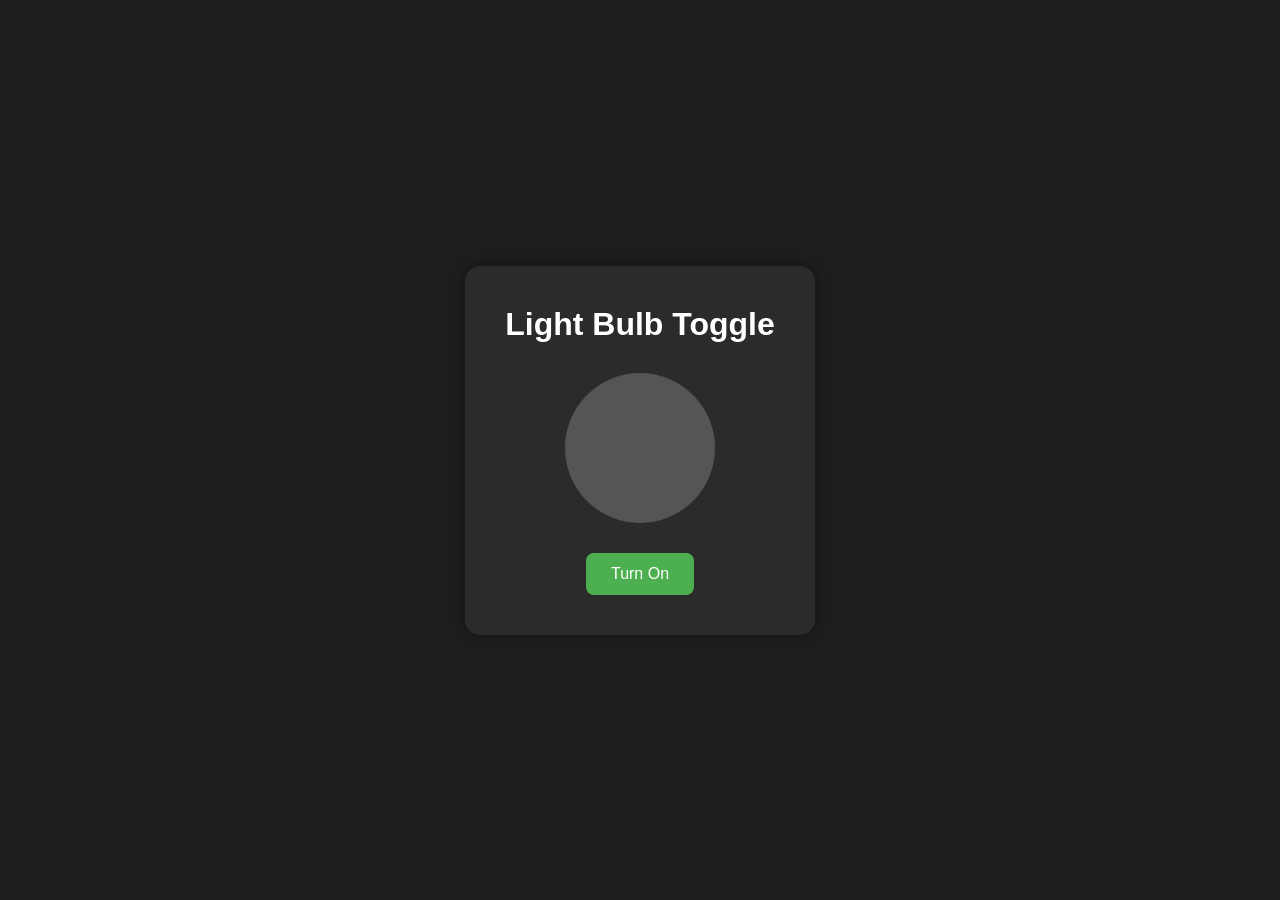
<file: Pro-9-lightBulbToggle/index.html>
<!DOCTYPE html>
<html lang="en">
<head>
    <meta charset="UTF-8">
    <meta name="viewport" content="width=device-width, initial-scale=1.0">
    <title>Light Bulb Toggle</title>
    <link rel="stylesheet" href="style.css">
</head>
<body>

    <div class="container">
        <h1>Light Bulb Toggle</h1>

        <div class="bulb-container">
            <div id="bulb" class="bulb off"></div>
        </div>

        <button id="toggleBtn" class="toggle-btn">
            Turn On
        </button>
    </div>

    <script src="script.js"></script>
</body>
</html>
</file>
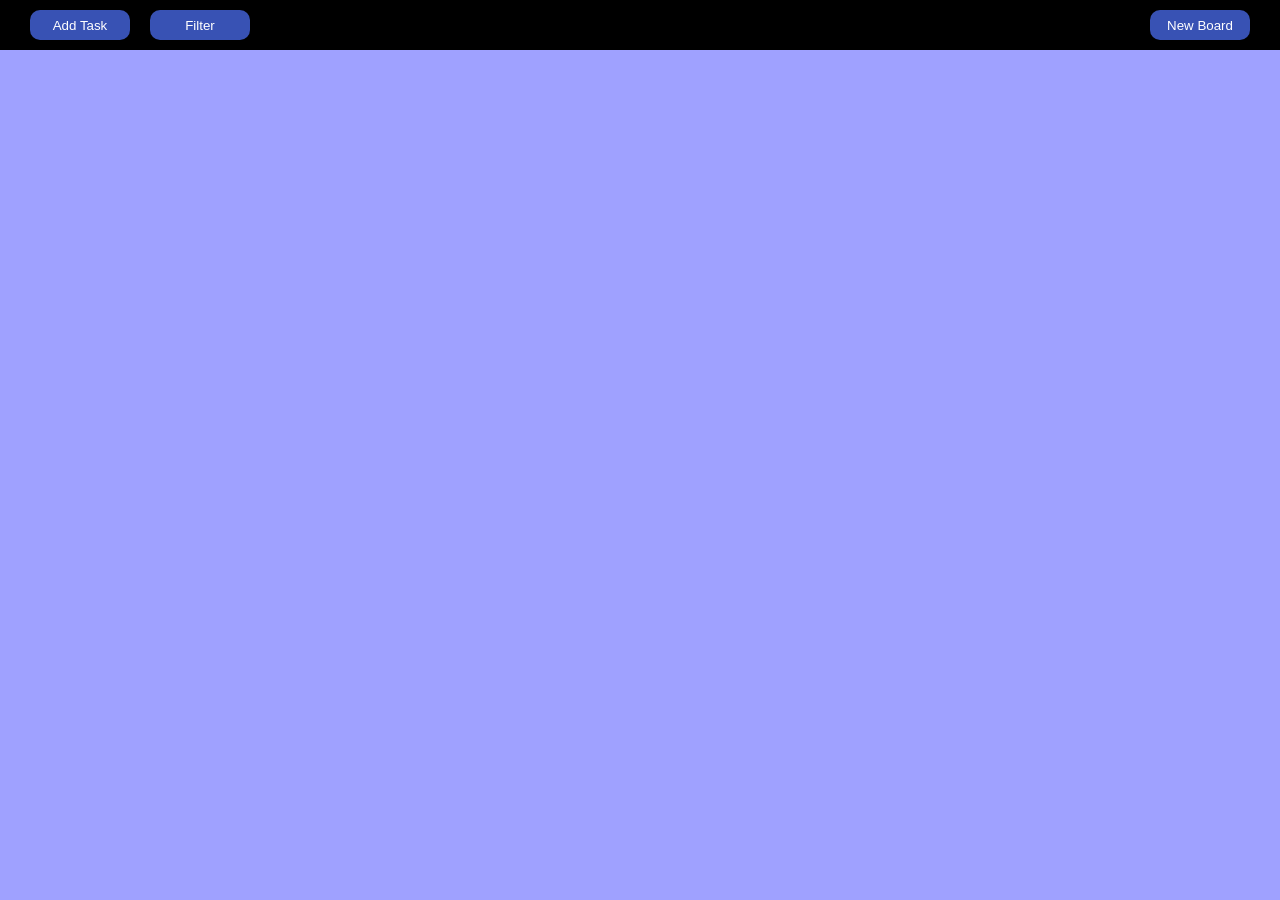
<file: Pro02-kanbanBoard/index.html>
<!DOCTYPE html>
<html lang="en">
<head>
  <meta charset="UTF-8">
  <meta name="viewport" content="width=device-width, initial-scale=1.0">
  <meta http-equiv="X-UA-Compatible" content="ie=edge">
  <link rel="stylesheet" href="style.css">
  <title>KanBan Board</title>
</head>
<body>

  <div class="main">
    <div class="buttons-container">
      <div class="task-buttons">
        <button id="add-task" class=" common-btn">Add Task</button>
        <button id="filter-task" class=" common-btn filter">Filter</button>
      </div>
      <button id="add-boards" class=" common-btn">New Board</button>

    </div>
    <div class="boards-container">
      <!-- <div class="boards">
        <h2>ToDo</h2>
        <div draggable="true" class="board-content">
          <h3>Learn React</h3>
          <p>Very Important</p>
        </div>
      </div>
    <div class="boards">Progress</div>
    <div class="boards">Done</div> -->

    </div>
  </div>
  
  <script src="script.js"></script>
</body>
</html>
</file>
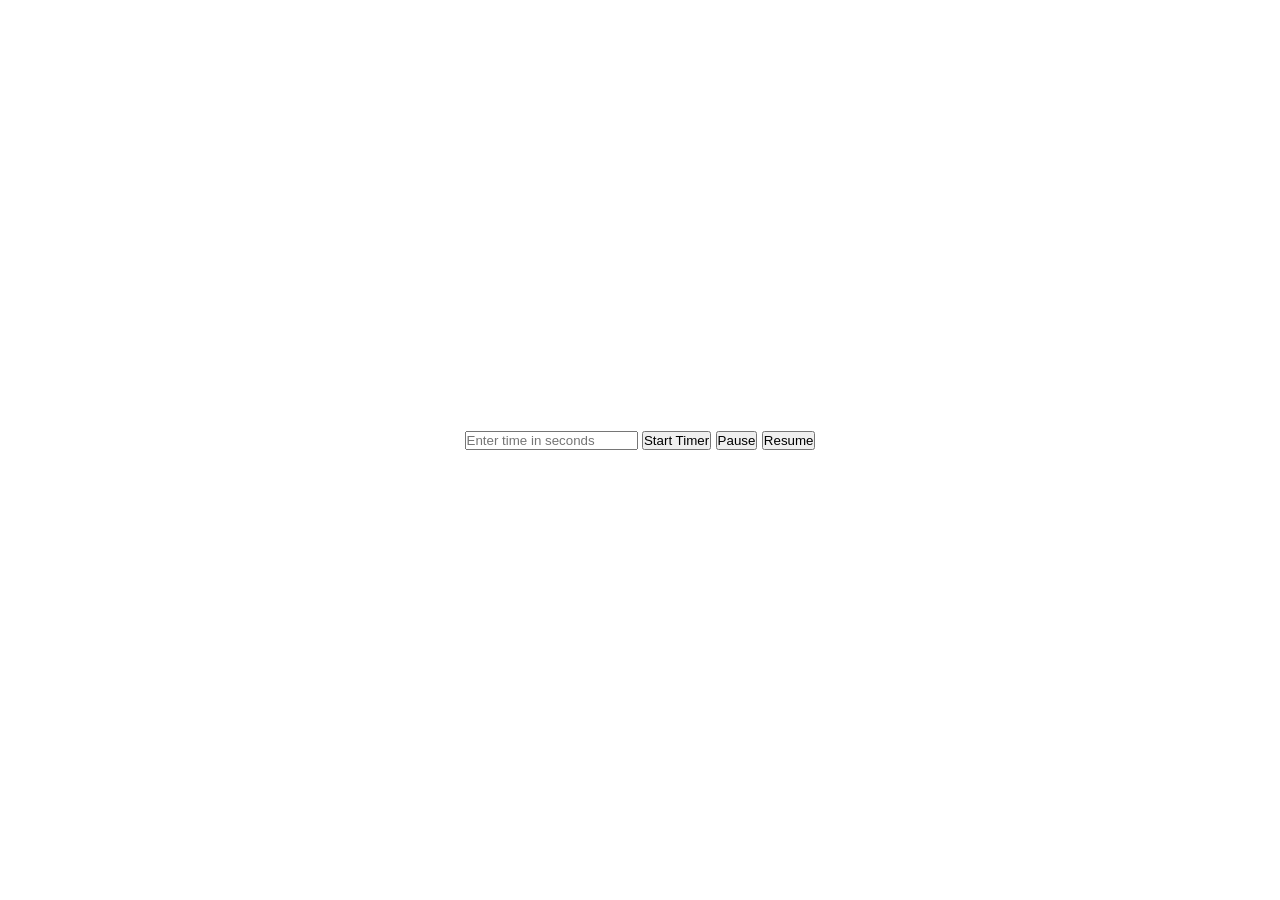
<file: Pro03-timer/index.html>
<!DOCTYPE html>
<html lang="en">
<head>
    <meta charset="UTF-8">
    <meta name="viewport" content="width=device-width, initial-scale=1.0">
    <link rel="stylesheet" href="style.css">
    <title>Timer</title>
</head>
<body>
    <div class="main">
       <div class="timer-field">
         <input type="text" placeholder="Enter time in seconds"  id="input" class="input-field">
        <button id="start-btn" class="timer-btn">Start Timer</button>
        <button id="pause" class="timer-btn">Pause</button>
        <button id="resume" class="timer-btn">Resume</button>
       </div>
        <p id="display-field"></p>
    </div>

    <script src="script.js"></script>
</body>
</html>
</file>
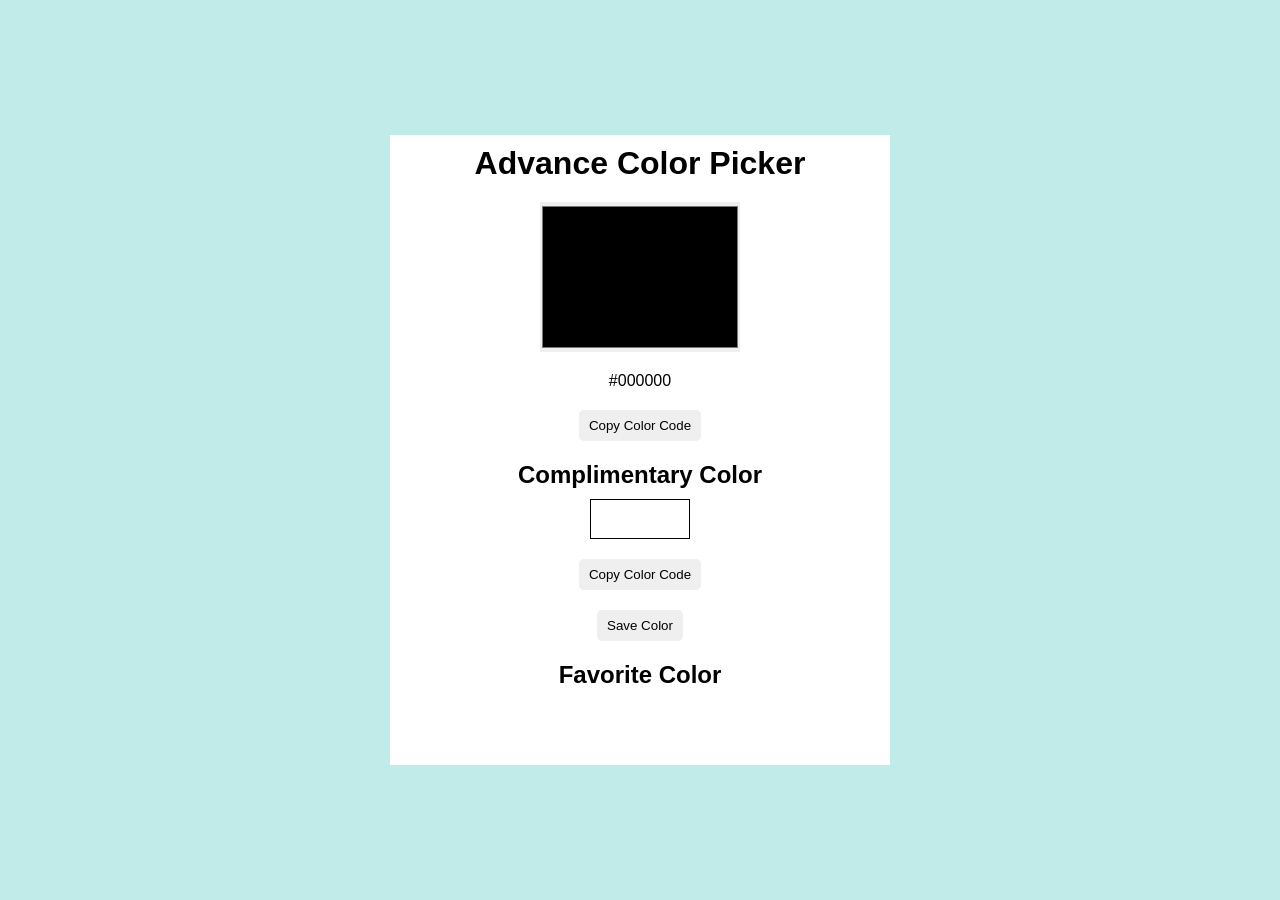
<file: Pro04-ColorSelector/index.html>
<!DOCTYPE html>
<html lang="en">
<head>
    <meta charset="UTF-8">
    <meta name="viewport" content="width=device-width, initial-scale=1.0">
    <link rel="stylesheet" href="style.css">
    <title>Color Picker</title>
</head>
<body>
    <div class="main">
        <div class="colorContainer">
            <h1>Advance Color Picker</h1>

            <input type="color" id="colorInput" >
            <p id="colorCode">#000000</p>
            <button class="button" id="copyBtn">Copy Color Code</button>

            <div id="complimentaryColors">
                <h2>Complimentary Color</h2>
                <div class="compColor"></div>
                <div id="complimentaryContainer"></div>
                <button  class="button" id="copyComplimentaryColor">Copy Color Code</button>
            </div>

            <button class="button" id="saveColorBtn">Save Color</button>

            <div class="favorites">
                <h2>Favorite Color</h2>
                <div id="favoritesContainer"></div>
            </div>



        </div>

    </div>

    <script src="script.js"></script>
</body>
</html>
</file>
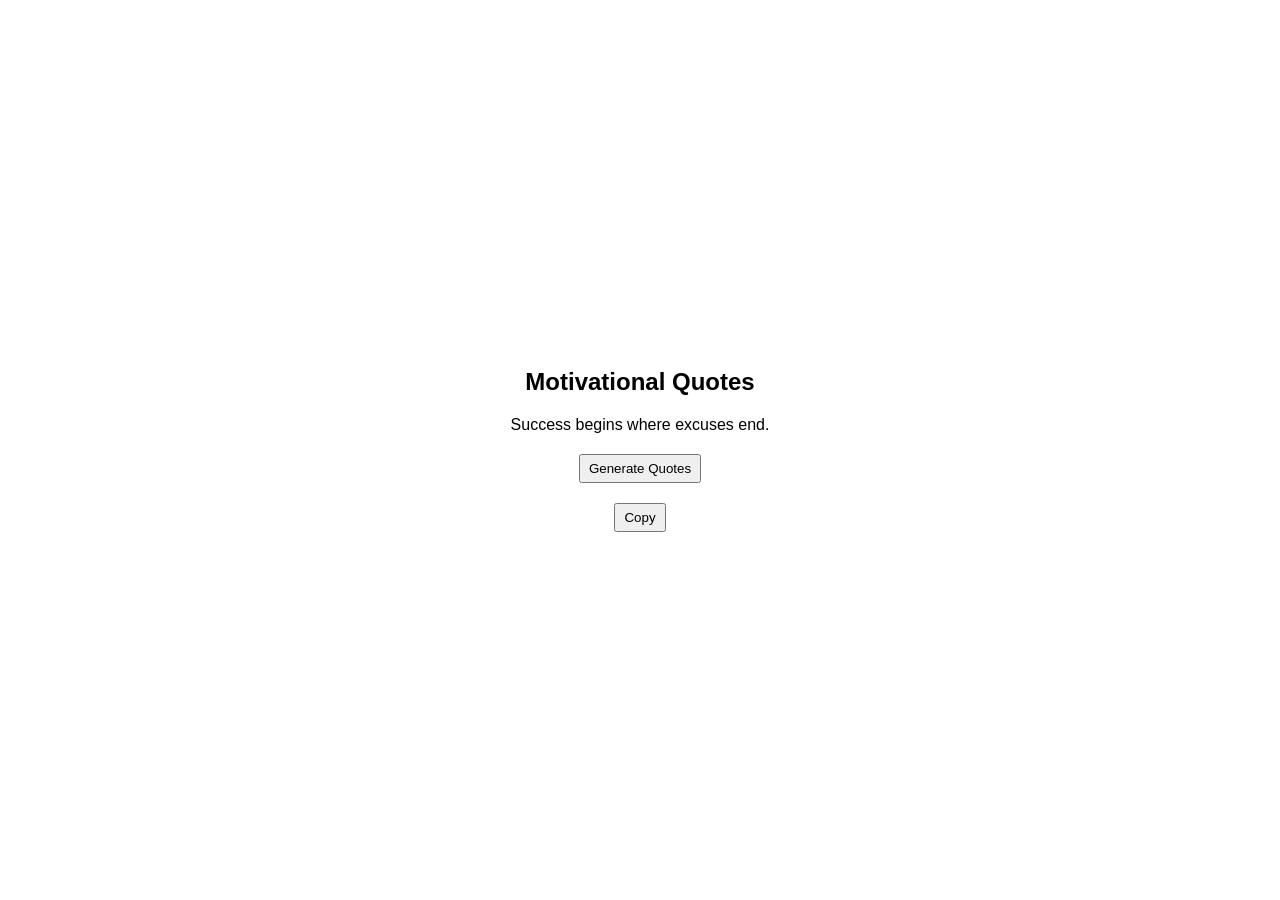
<file: Pro05-quotesGenerator/index.html>
<!DOCTYPE html>
<html lang="en">
<head>
    <meta charset="UTF-8">
    <meta name="viewport" content="width=device-width, initial-scale=1.0">
    <link rel="stylesheet" href="style.css">
    <title> Quotes Generator</title>
</head>
<body>
    <div class="main">
        <div class="quotesContainer">
            <h2 class="heading">Motivational Quotes </h2>
            <div id="content">Success begins where excuses end.</div>
            <button id="getQuotesBtn">Generate Quotes</button>
            <Button id="copyQuotes">Copy</Button>
        </div>
    </div>
    <script src="script.js"></script>
</body>
</html>
</file>
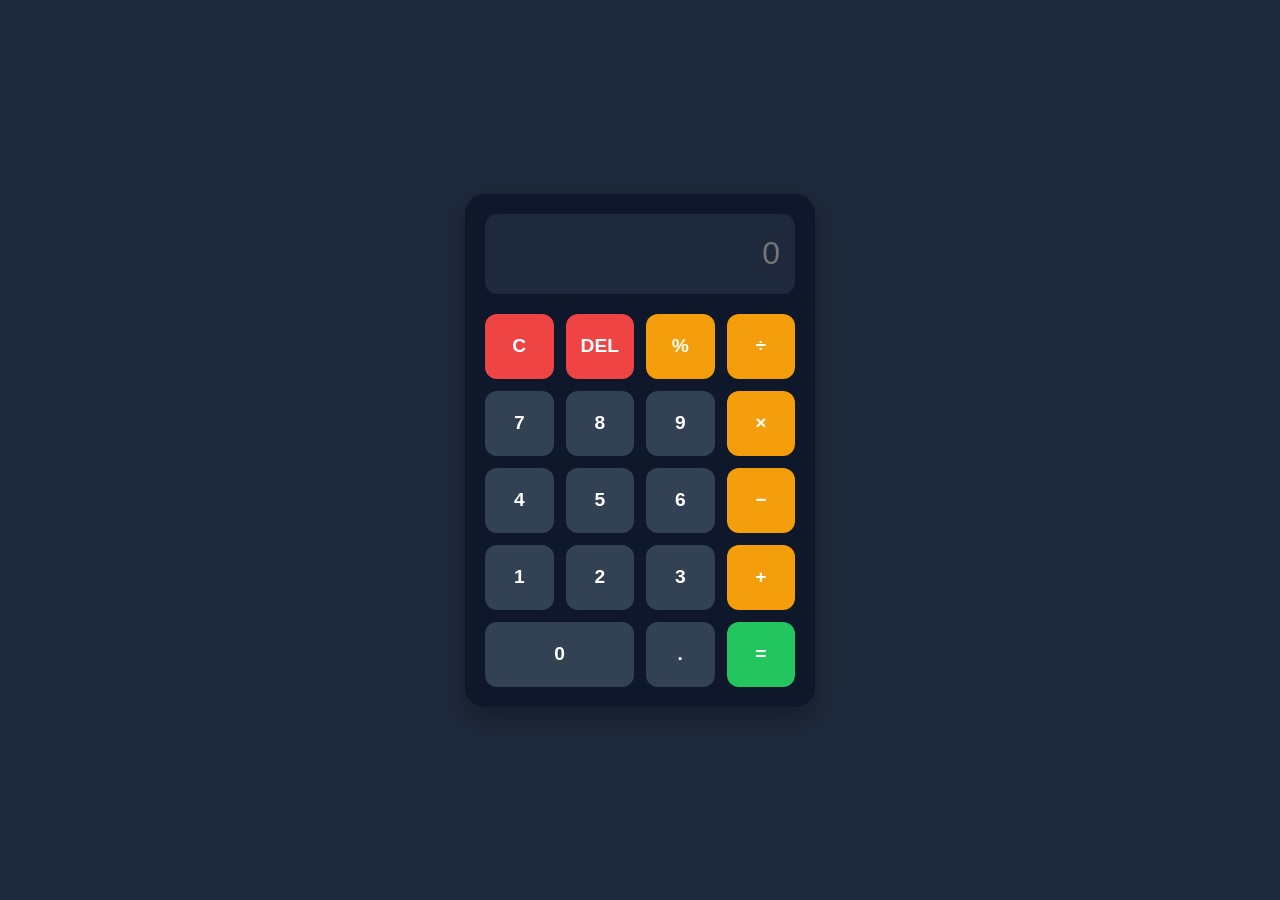
<file: Pro06-Calculator/index.html>
<!DOCTYPE html>
<html lang="en">
<head>
  <meta charset="UTF-8">
  <meta name="viewport" content="width=device-width, initial-scale=1.0">
  <link rel="stylesheet" href="style.css">
  <title>Calculator</title>

</head>
<body>

  <div class="calculator" id="calculator">

    <!-- Display Screen -->
    <div class="display-container">
      <input
        type="text"
        id="display"
        class="display"
        readonly
        placeholder="0"
      />
    </div>

    <!-- Calculator Buttons -->
    <div class="buttons-container">

      <!-- Row 1 -->
      <button id="clear-btn" class="btn action-btn">C</button>
      <button id="delete-btn" class="btn action-btn">DEL</button>
      <button id="percent-btn" data-value="%" class="btn operator-btn">%</button>
      <button id="divide-btn" data-value="/" class="btn operator-btn">÷</button>

      <!-- Row 2 -->
      <button id="seven-btn" class="btn number-btn">7</button>
      <button id="eight-btn" class="btn number-btn">8</button>
      <button id="nine-btn" class="btn number-btn">9</button>
      <button id="multiply-btn" data-value="*" class="btn operator-btn">×</button>

      <!-- Row 3 -->
      <button id="four-btn" class="btn number-btn">4</button>
      <button id="five-btn" class="btn number-btn">5</button>
      <button id="six-btn" class="btn number-btn">6</button>
      <button id="subtract-btn" data-value="-" class="btn operator-btn">−</button>

      <!-- Row 4 -->
      <button id="one-btn" class="btn number-btn">1</button>
      <button id="two-btn" class="btn number-btn">2</button>
      <button id="three-btn" class="btn number-btn">3</button>
      <button id="add-btn" data-value="+" class="btn operator-btn">+</button>

      <!-- Row 5 -->
      <button id="zero-btn" class="btn number-btn zero-btn">0</button>
      <button id="decimal-btn" class="btn number-btn">.</button>
      <button id="equals-btn" class="btn equals-btn">=</button>

    </div>

  </div>
  <script src="script.js"></script>

</body>
</html>
</file>
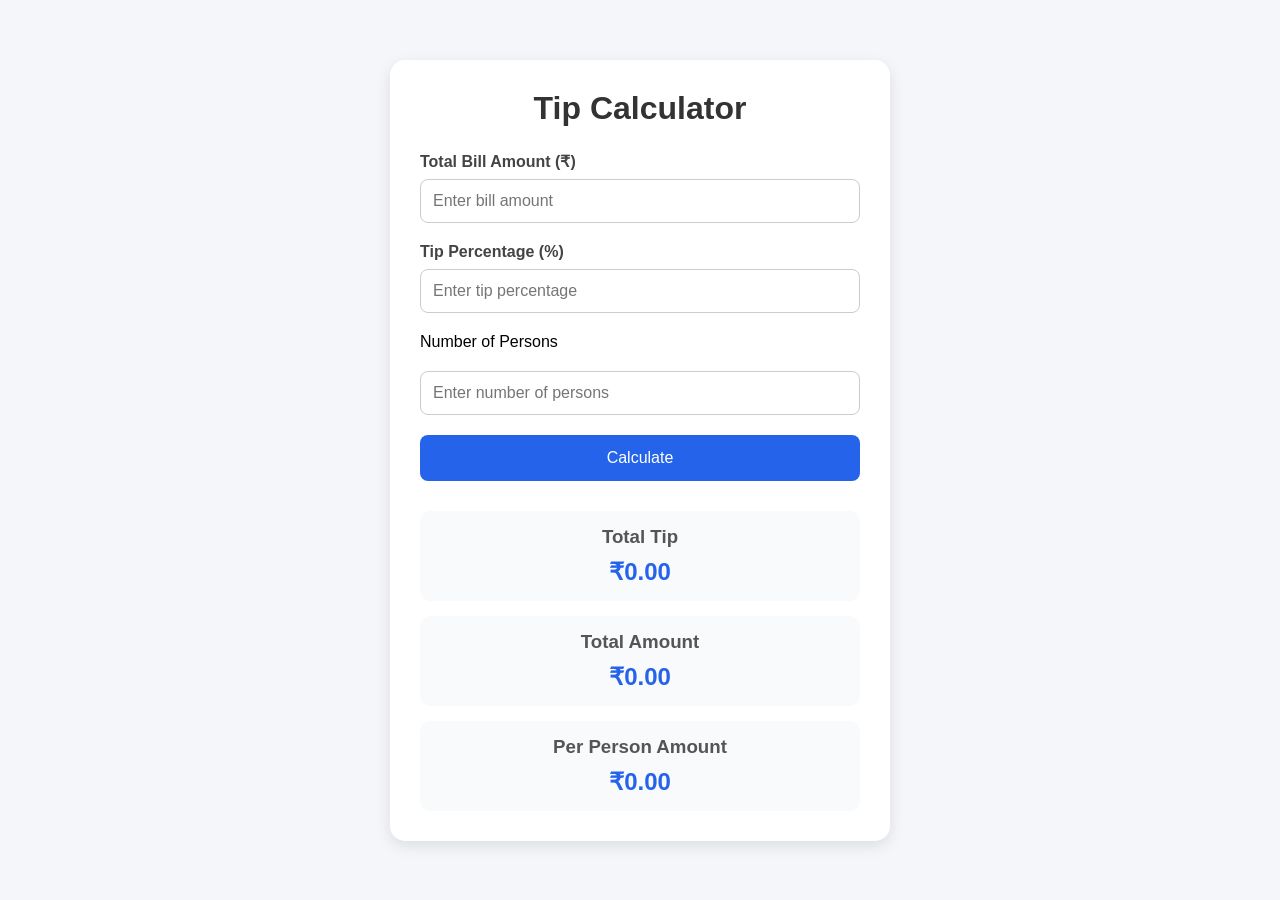
<file: Pro07-TipCalculator/index.html>
<!DOCTYPE html>
<html lang="en">
<head>
    <meta charset="UTF-8">
    <meta name="viewport" content="width=device-width, initial-scale=1.0">
    <title>Tip Calculator</title>
    <link rel="stylesheet" href="style.css">
</head>
<body>

    <div class="calculator-container">

        <h1 class="app-title">Tip Calculator</h1>

        <!-- Input Section -->
        <div class="input-section">

            <div class="input-group">
                <label for="bill-amount">Total Bill Amount (₹)</label>
                <input
                    type="number"
                    id="bill-amount"
                    class="input-field"
                    placeholder="Enter bill amount"
                >
            </div>

            <div class="input-group">
                <label for="tip-percentage">Tip Percentage (%)</label>
                <input
                    type="number"
                    id="tip-percentage"
                    class="input-field"
                    placeholder="Enter tip percentage"
                >
            </div>

            <label for="total-persons">Number of Persons</label>
            <div class="input-group">
                <input
                    type="number"
                    id="total-persons"
                    class="input-field"
                    placeholder="Enter number of persons"
                >
            </div>

            <button id="calculate-btn" class="calculate-btn">
                Calculate
            </button>

        </div>

        <!-- Result Section -->
        <div class="result-section">

            <div class="result-card">
                <h3>Total Tip</h3>
                <p id="total-tip">₹0.00</p>
            </div>

            <div class="result-card">
                <h3>Total Amount</h3>
                <p id="total-amount">₹0.00</p>
            </div>

            <div class="result-card">
                <h3>Per Person Amount</h3>
                <p id="per-person-amount">₹0.00</p>
            </div>

        </div>

    </div>

    <script src="script.js"></script>
</body>
</html>
</file>
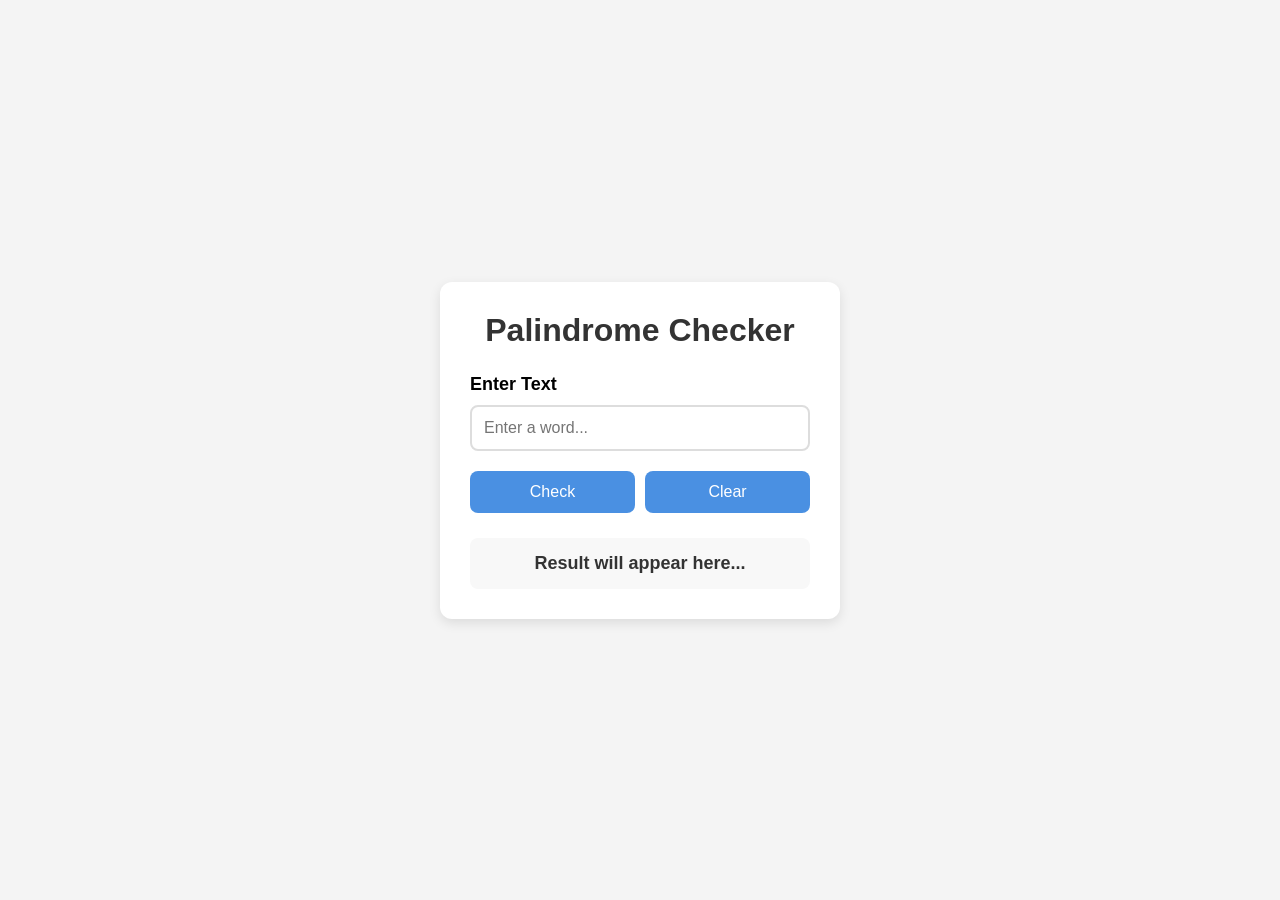
<file: Pro08-Pelindrome/index.html>
<!DOCTYPE html>
<html lang="en">
<head>
    <meta charset="UTF-8" />
    <meta name="viewport" content="width=device-width, initial-scale=1.0" />
    <title>Palindrome Checker</title>
    <link rel="stylesheet" href="style.css" />
</head>
<body>

    <div class="container">

        <h1 id="main-heading">Palindrome Checker</h1>

        <div class="input-section">

            <label for="text-input" class="input-label">
                Enter Text
            </label>

            <input
                type="text"
                id="text-input"
                class="text-input"
                placeholder="Enter a word..."
            />

        </div>

        <div class="button-section">

            <button id="check-btn" class="btn">
                Check
            </button>

            <button id="clear-btn" class="btn">
                Clear
            </button>

        </div>

        <div id="result-container" class="result-container">
            <p id="result-text">Result will appear here...</p>
        </div>

    </div>

    <script src="script.js"></script>
</body>
</html>
</file>
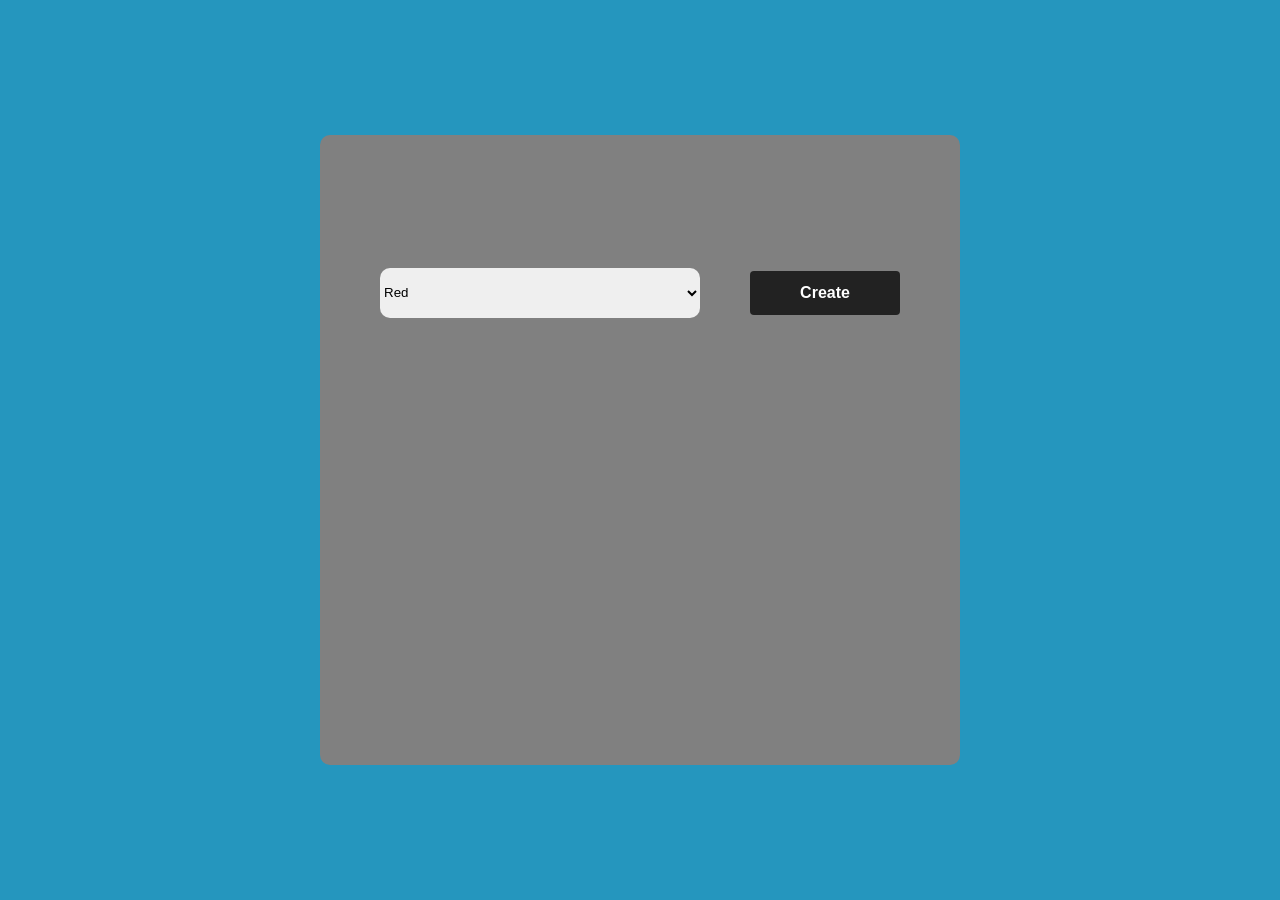
<file: Project-01/index.html>
<!doctype html>
<html lang="en">
  <head>
    <meta charset="UTF-8" />
    <meta name="viewport" content="width=device-width, initial-scale=1.0" />
    <link rel="stylesheet" href="style.css" />
    <title>Document</title>
  </head>
  <body>
    <div class="main-container">
      <div class="upper-container">
        <select class="select-container">
          <option class="option" value="Red">Red</option>
          <option class="option" value="Yellow">Yellow</option>
          <option class="option" value="Blue">Blue</option>
          <option class="option" value="Green">Green</option>
          <option class="option" value="Gray">Gray</option>
        </select>
        <button class="create-btn">Create</button>
      </div>
      <div class="lower-container"></div>
      <!-- <option class="option" value="#FF0000">Red</option>
          <option class="option" value="#FFFF00">Yellow</option>
          <option class="option" value="#0000FF">Blue</option>
          <option class="option" value="#00FF00">Green</option>
          <option class="option" value="#808080">Gray</option> -->
    </div>

    <script src="script.js"></script>
  </body>
</html>
</file>
<file: Pro-9-lightBulbToggle/style.css>
* {
    margin: 0;
    padding: 0;
    box-sizing: border-box;
}

body {
    min-height: 100vh;
    display: flex;
    justify-content: center;
    align-items: center;
    background-color: #1e1e1e;
    font-family: Arial, sans-serif;
}

.container {
    text-align: center;
    background-color: #2b2b2b;
    padding: 40px;
    border-radius: 15px;
    box-shadow: 0 0 15px rgba(0,0,0,0.4);
}

h1 {
    color: white;
    margin-bottom: 30px;
}

.bulb-container {
    display: flex;
    justify-content: center;
    margin-bottom: 30px;
}

/* Bulb */
.bulb {
    width: 150px;
    height: 150px;
    border-radius: 50%;
    transition: all 0.3s ease;
}

/* OFF State */
.off {
    background-color: #555;
    box-shadow: none;
}

/* ON State */
.on {
    background-color: #ffd700;
    box-shadow:
        0 0 20px #ffd700,
        0 0 40px #ffd700,
        0 0 60px #ffd700,
        0 0 80px #ffd700;
}

.toggle-btn {
    padding: 12px 25px;
    border: none;
    border-radius: 8px;
    background-color: #4caf50;
    color: white;
    font-size: 16px;
    cursor: pointer;
    transition: 0.3s;
}

.toggle-btn:hover {
    background-color: #45a049;
}
</file>
<file: Pro02-kanbanBoard/style.css>
*{
    padding: 0;
    margin: 0;
    box-sizing: border-box;
    font-family: Verdana, Geneva, Tahoma, sans-serif;
}

.main{
    min-width: 100vw;
    min-height: 100vh;
    background-color: #9FA1FF;
}

.boards-container{
    display: flex;
    gap: 15px;
    padding: 50px;
    
}

.boards{
    border-radius: 10px;
    padding: 10px;
    width: 350px;
    height: 80vh;
    
    
    background-color: #D9F9DF;
}

.board-content{
    width: 100%;
    height: 70px;
    box-shadow: rgba(99, 99, 99, 0.2) 0px 2px 8px 0px;
    border-radius: 10px;
    margin-top: 10px;
    padding: 5px;
}

.buttons-container{
    display: flex;
    justify-content: space-between;
    align-items: center;
    padding: 0 30px;
    width: 100%;
    height: 50px;
    background-color: black;
}

.task-buttons{
    display: flex;
    gap: 20px;

}


.common-btn{
    width: 100px;
    height: 30px;
    border: none;
    border-radius: 10px;
    cursor: pointer;
    background-color: #3852B4;
    color: white;
}
.common-btn:hover{
    background-color: #4C8CE4;
    scale: 1.1;
    transition: .3s;
}
</file>
<file: Pro03-timer/style.css>
*{
    padding: 0;
    margin: 0;
    box-sizing: border-box;
    font-family: Verdana, Geneva, Tahoma, sans-serif;
}
.main{
    width: 100vw;
    height: 100vh;
    display: flex;
    flex-direction: column;
    gap: 20px;
    justify-content: center;
    align-items: center;
}
.timer-btn{
    cursor: pointer;
}
</file>
<file: Pro04-ColorSelector/style.css>
*{
    padding: 0;
    margin: 0;
    box-sizing: border-box;
    font-family: Verdana, Geneva, Tahoma, sans-serif;
}


.main{
    width: 100vw;
    height: 100vh;
    display: flex;
    justify-content: center;
    align-items: center;
    background-color:#C1EBE9;
}

.colorContainer{
    width: 500px;
    height: 70vh;
    display: flex;
    flex-direction: column;
    align-items: center;
    gap: 20px;
    padding: 10px;
    background-color: white;
}

#colorInput{
    width: 200px;
    height: 150px;
    border: none;
    
    cursor: pointer;

}

.button{
    padding: 8px 10px;
    border-radius: 5px;
    border: none;
    cursor: pointer;
}

#complimentaryColors{
    display: flex;
    flex-direction: column;
    align-items: center;
    gap: 10px;
}
.compColor{
    width: 100px;
    height: 40px;
    border: 1px black solid;
}
</file>
<file: Pro05-quotesGenerator/style.css>
*{
    padding: 0;
    margin: 0;
    box-sizing: border-box;
    font-family: Verdana, Geneva, Tahoma, sans-serif;
}
.main{
    width: 100vw;
    height: 100vh;
    display: flex;
    justify-content: center;
    align-items: center;
}

.quotesContainer{
    display: flex;
    flex-direction: column;
    align-items: center;
    gap: 20px;
}

#getQuotesBtn{
    padding: 5px 8px;
    cursor: pointer;
    
}
#copyQuotes{
    padding: 5px 8px;
    cursor: pointer;
    
}
</file>
<file: Pro06-Calculator/style.css>
/* Reset */
* {
  margin: 0;
  padding: 0;
  box-sizing: border-box;
}

/* Body */
body {
  min-height: 100vh;
  display: flex;
  justify-content: center;
  align-items: center;
  background: #1e293b;
  font-family: Arial, Helvetica, sans-serif;
}

/* Calculator Container */
.calculator {
  width: 350px;
  background: #0f172a;
  padding: 20px;
  border-radius: 20px;
  box-shadow: 0 10px 25px rgba(0, 0, 0, 0.3);
}

/* Display */
.display-container {
  margin-bottom: 20px;
}

.display {
  width: 100%;
  height: 80px;
  border: none;
  outline: none;
  border-radius: 12px;
  background: #1e293b;
  color: white;
  font-size: 2rem;
  text-align: right;
  padding: 0 15px;
}

/* Button Grid */
.buttons-container {
  display: grid;
  grid-template-columns: repeat(4, 1fr);
  gap: 12px;
}

/* Common Button Style */
.btn {
  height: 65px;
  border: none;
  border-radius: 12px;
  cursor: pointer;
  font-size: 1.2rem;
  font-weight: bold;
  transition: all 0.2s ease;
}

/* Hover Effect */
.btn:hover {
  transform: translateY(-2px);
}

/* Click Effect */
.btn:active {
  transform: scale(0.95);
}

/* Number Buttons */
.number-btn {
  background: #334155;
  color: white;
}

.number-btn:hover {
  background: #475569;
}

/* Operator Buttons */
.operator-btn {
  background: #f59e0b;
  color: white;
}

.operator-btn:hover {
  background: #d97706;
}

/* Action Buttons */
.action-btn {
  background: #ef4444;
  color: white;
}

.action-btn:hover {
  background: #dc2626;
}

/* Equal Button */
.equals-btn {
  background: #22c55e;
  color: white;
}

.equals-btn:hover {
  background: #16a34a;
}

/* Zero Button */
.zero-btn {
  grid-column: span 2;
}

/* Responsive */
@media (max-width: 400px) {
  .calculator {
    width: 95%;
    padding: 15px;
  }

  .btn {
    height: 55px;
    font-size: 1rem;
  }

  .display {
    height: 70px;
    font-size: 1.7rem;
  }
}
</file>
<file: Pro07-TipCalculator/style.css>
/* Reset */
* {
    margin: 0;
    padding: 0;
    box-sizing: border-box;
}

body {
    min-height: 100vh;
    display: flex;
    justify-content: center;
    align-items: center;
    font-family: Arial, sans-serif;
    background: #f4f6f9;
    padding: 20px;
}

.calculator-container {
    width: 100%;
    max-width: 500px;
    background: white;
    padding: 30px;
    border-radius: 15px;
    box-shadow: 0 5px 15px rgba(0,0,0,0.1);
}

.app-title {
    text-align: center;
    margin-bottom: 25px;
    color: #333;
}

.input-section {
    display: flex;
    flex-direction: column;
    gap: 20px;
}

.input-group {
    display: flex;
    flex-direction: column;
    gap: 8px;
}

.input-group label {
    font-weight: 600;
    color: #444;
}

.input-field {
    padding: 12px;
    border: 1px solid #ccc;
    border-radius: 8px;
    font-size: 16px;
    outline: none;
}

.input-field:focus {
    border-color: #2563eb;
}

.calculate-btn {
    padding: 14px;
    border: none;
    border-radius: 8px;
    background: #2563eb;
    color: white;
    font-size: 16px;
    cursor: pointer;
    transition: 0.3s;
}

.calculate-btn:hover {
    background: #1d4ed8;
}

.result-section {
    margin-top: 30px;
    display: grid;
    gap: 15px;
}

.result-card {
    padding: 15px;
    background: #f8fafc;
    border-radius: 10px;
    text-align: center;
}

.result-card h3 {
    margin-bottom: 10px;
    color: #555;
}

.result-card p {
    font-size: 24px;
    font-weight: bold;
    color: #2563eb;
}
</file>
<file: Pro08-Pelindrome/style.css>
* {
    margin: 0;
    padding: 0;
    box-sizing: border-box;
}

body {
    min-height: 100vh;
    display: flex;
    justify-content: center;
    align-items: center;

    background: #f4f4f4;
    font-family: Arial, Helvetica, sans-serif;
}

.container {
    width: 400px;
    background: white;
    padding: 30px;
    border-radius: 12px;
    box-shadow: 0 4px 12px rgba(0, 0, 0, 0.1);
}

#main-heading {
    text-align: center;
    margin-bottom: 25px;
    color: #333;
}

.input-section {
    display: flex;
    flex-direction: column;
    gap: 10px;
}

.input-label {
    font-size: 18px;
    font-weight: 600;
}

.text-input {
    padding: 12px;
    border: 2px solid #ddd;
    border-radius: 8px;
    font-size: 16px;
    outline: none;
}

.text-input:focus {
    border-color: #4a90e2;
}

.button-section {
    display: flex;
    gap: 10px;
    margin-top: 20px;
}

.btn {
    flex: 1;
    padding: 12px;
    border: none;
    border-radius: 8px;
    background-color: #4a90e2;
    color: white;
    font-size: 16px;
    cursor: pointer;
    transition: 0.3s;
}

.btn:hover {
    background-color: #357abd;
}

.result-container {
    margin-top: 25px;
    padding: 15px;
    border-radius: 8px;
    background-color: #f8f8f8;
    text-align: center;
}

#result-text {
    font-size: 18px;
    font-weight: bold;
    color: #333;
}
</file>
<file: Project-01/style.css>
* {
  padding: 0;
  margin: 0;
  box-sizing: border-box;
}

body {
  width: 100vw;
  height: 100vh;
  background-color: #2596be;
  display: flex;
  justify-content: center;
  align-items: center;
}

.main-container {
  width: 50%;
  height: 70%;
  background-color: gray;
  border-radius: 10px;
}

.upper-container {
  display: flex;
  justify-content: center;
  align-items: center;
  gap: 50px;
  width: 100%;
  height: 50%;
}
.select-container {
  width: 50%;
  height: 50px;
  border-radius: 10px;
  border: none;
}
.lower-container {
  display: flex;
  justify-content: center;
  flex-wrap: wrap;
  gap: 10px;
  width: 100%;
  height: 50%;
 
}

.new-btn {
  background-color: #222;
  border-radius: 4px;
  border-style: none;
  box-sizing: border-box;
  color: #fff;
  cursor: pointer;
  display: inline-block;
  font-family: "Farfetch Basis", "Helvetica Neue", Arial, sans-serif;
  font-size: 16px;
  font-weight: 700;
  line-height: 1.5;
  margin: 0;
  max-width: 120px;
  max-height: 44px;
  min-width: 10px;
  outline: none;
  overflow: hidden;
  padding: 9px 20px 8px;
  position: relative;
  text-align: center;
  text-transform: none;
  user-select: none;
  -webkit-user-select: none;
  touch-action: manipulation;
  width: 100%;
}
.new-btn:hover,
.new-btn:focus {
  opacity: 0.75;
}

/* CSS */
.create-btn {
  background-color: #222;
  border-radius: 4px;
  border-style: none;
  box-sizing: border-box;
  color: #fff;
  cursor: pointer;
  display: inline-block;
  font-family: "Farfetch Basis", "Helvetica Neue", Arial, sans-serif;
  font-size: 16px;
  font-weight: 700;
  line-height: 1.5;
  margin: 0;
  max-width: 150px;
  min-height: 44px;
  min-width: 10px;
  outline: none;
  overflow: hidden;
  padding: 9px 20px 8px;
  position: relative;
  text-align: center;
  text-transform: none;
  user-select: none;
  -webkit-user-select: none;
  touch-action: manipulation;
  width: 100%;
}

.create-btn:hover,
.create-btn:focus {
  opacity: 0.75;
}
</file>
